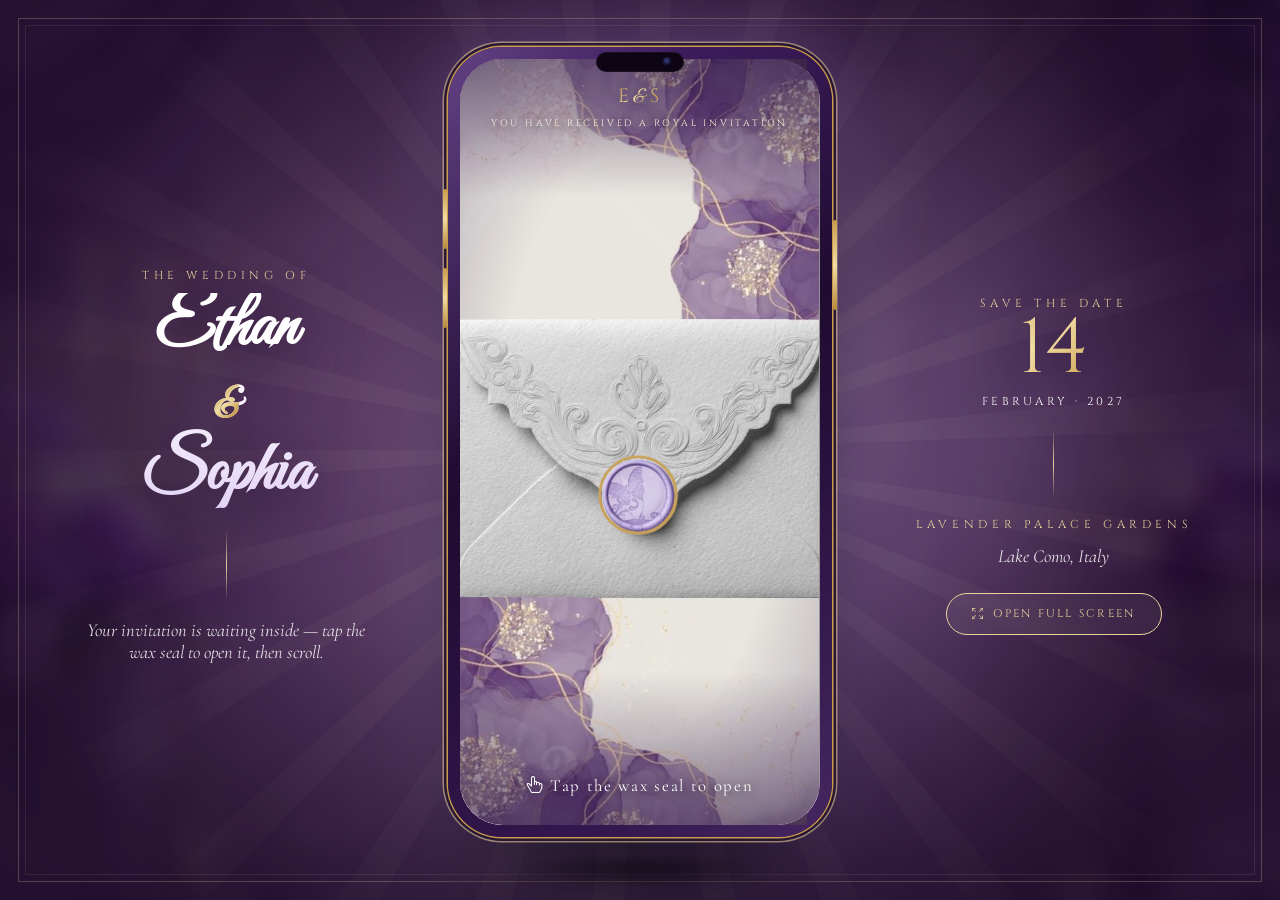
<file: templates/index.html>
<!DOCTYPE html>
<html lang="en">
<head>
  <meta charset="UTF-8">
  <meta name="viewport" content="width=device-width, initial-scale=1.0">
  <title>Ethan & Sophia | Wedding Invitation</title>
  <meta name="description" content="You are cordially invited to celebrate the wedding of Ethan & Sophia.">
  <script>
    // Phones & small tablets open the invitation itself, full screen.
    if (window.matchMedia("(max-width: 640px)").matches) location.replace("invite.html");
  </script>
  <link rel="preconnect" href="https://fonts.googleapis.com">
  <link rel="preconnect" href="https://fonts.gstatic.com" crossorigin>
  <link href="https://fonts.googleapis.com/css2?family=Great+Vibes&family=Cinzel:wght@400;500&family=Cormorant+Garamond:ital,wght@0,300;0,400;1,400&display=swap" rel="stylesheet">
  <link href="https://cdn.jsdelivr.net/npm/bootstrap-icons@1.11.3/font/bootstrap-icons.min.css" rel="stylesheet">
  <style>
    :root {
      --plum-900: #1e0c2e; --plum-700: #3d1b5a; --lilac: #dccbef;
      --gold-light: #ead39b;
      --gold-grad: linear-gradient(135deg, #b8893c 0%, #f1dca2 45%, #c99c4c 70%, #f5e3b5 100%);
      --phone-h: min(860px, calc(100vh - 110px));
      --phone-w: min(420px, calc(var(--phone-h) * .485));
    }
    * { box-sizing: border-box; }
    html, body { height: 100%; margin: 0; }
    body {
      font-family: "Cormorant Garamond", Georgia, serif; color: #fff;
      background: var(--plum-900); overflow: hidden;
      display: grid; place-items: center;
    }

    /* ---------- stage background ---------- */
    .stage-bg {
      position: fixed; inset: -40px;
      background: url("images/floral-stage.jpg") center / cover no-repeat;
      filter: blur(14px) saturate(1.2) brightness(.75);
      animation: drift 30s ease-in-out infinite alternate;
    }
    .stage-bg::after {
      content: ""; position: absolute; inset: 0;
      background:
        radial-gradient(ellipse at 50% 50%, rgba(123, 79, 166, .25), rgba(30, 12, 46, .85) 75%);
    }
    @keyframes drift { from { transform: scale(1.05); } to { transform: scale(1.18) translateX(-2%); } }
    .rays {
      position: fixed; left: 50%; top: 50%; width: 180vmax; height: 180vmax; pointer-events: none;
      transform: translate(-50%, -50%);
      background: repeating-conic-gradient(rgba(255, 236, 200, .07) 0deg 4deg, transparent 4deg 14deg);
      -webkit-mask: radial-gradient(circle, #000 0%, transparent 45%); mask: radial-gradient(circle, #000 0%, transparent 45%);
      animation: spin 120s linear infinite;
    }
    @keyframes spin { to { transform: translate(-50%, -50%) rotate(360deg); } }
    .sparks span {
      position: fixed; width: 3px; height: 3px; border-radius: 50%; background: #fff3cf;
      box-shadow: 0 0 8px 2px rgba(241, 220, 162, .8); opacity: 0;
      animation: tw var(--d) ease-in-out var(--l) infinite;
    }
    @keyframes tw { 0%, 100% { opacity: 0; transform: scale(.3); } 50% { opacity: 1; transform: scale(1); } }
    .frame {
      position: fixed; inset: 18px; border: 1px solid rgba(234, 211, 155, .25); pointer-events: none;
    }
    .frame::before { content: ""; position: absolute; inset: 6px; border: 1px solid rgba(234, 211, 155, .1); }

    /* ---------- layout ---------- */
    .stage {
      position: relative; z-index: 2; width: 100%; max-width: 1400px; padding: 0 60px;
      display: grid; grid-template-columns: 1fr auto 1fr; align-items: center; gap: 56px;
    }
    .side { text-align: center; animation: rise 1.4s .3s both cubic-bezier(.22, 1, .36, 1); }
    .side.right { animation-delay: .5s; }
    @keyframes rise { from { opacity: 0; transform: translateY(40px); } to { opacity: 1; transform: none; } }
    .caps { font-family: "Cinzel", serif; font-size: .72rem; letter-spacing: .4em; text-transform: uppercase; color: var(--gold-light); }
    .names {
      font-family: "Great Vibes", cursive; font-size: clamp(3rem, 5.4vw, 5.6rem); line-height: 1.05; margin: .6rem 0;
      background: linear-gradient(180deg, #fff 30%, #e3d3f7); -webkit-background-clip: text; background-clip: text; color: transparent;
      filter: drop-shadow(0 10px 30px rgba(20, 6, 35, .6));
    }
    .names i { font-style: normal; font-size: .6em; background: var(--gold-grad); -webkit-background-clip: text; background-clip: text; color: transparent; }
    .rule { width: 1px; height: 70px; margin: 1.2rem auto; background: linear-gradient(transparent, var(--gold-light), transparent); }
    .date {
      font-family: "Cinzel", serif; font-size: clamp(3.5rem, 6vw, 6rem); line-height: 1;
      background: var(--gold-grad); -webkit-background-clip: text; background-clip: text; color: transparent;
      filter: drop-shadow(0 8px 20px rgba(20, 6, 35, .5));
    }
    .lead { font-style: italic; font-size: 1.15rem; opacity: .85; max-width: 300px; margin: .8rem auto 0; }
    .open-btn {
      display: inline-flex; align-items: center; gap: .5rem; margin-top: 1.6rem; padding: .8rem 1.6rem;
      border-radius: 50px; border: 1px solid var(--gold-light); color: var(--gold-light); text-decoration: none;
      font-family: "Cinzel", serif; font-size: .7rem; letter-spacing: .2em; text-transform: uppercase;
      background: rgba(255, 255, 255, .06); backdrop-filter: blur(8px); transition: all .4s;
    }
    .open-btn:hover { background: var(--gold-grad); color: var(--plum-900); }

    /* ---------- the phone ---------- */
    .phone-wrap { perspective: 1600px; animation: rise 1.6s both cubic-bezier(.22, 1, .36, 1); }
    .phone {
      position: relative; width: var(--phone-w); height: var(--phone-h);
      padding: 12px; border-radius: 54px;
      background: linear-gradient(150deg, #4a2370, #1f0c30 45%, #3b1a58);
      box-shadow:
        0 0 0 1.5px #c99c4c, 0 0 0 4px rgba(30, 12, 46, .9), 0 0 0 5.5px rgba(234, 211, 155, .55),
        0 60px 120px -30px rgba(0, 0, 0, .8), 0 0 90px rgba(155, 111, 208, .35);
      transform: rotateY(var(--ry, 0deg)) rotateX(var(--rx, 0deg));
      transition: transform .6s cubic-bezier(.22, 1, .36, 1);
      animation: float 7s ease-in-out infinite;
    }
    @keyframes float { 0%, 100% { translate: 0 0; } 50% { translate: 0 -10px; } }
    .phone::before { /* glass glare */
      content: ""; position: absolute; inset: 0; border-radius: inherit; pointer-events: none; z-index: 3;
      background: linear-gradient(120deg, rgba(255, 255, 255, .14), transparent 30%, transparent 70%, rgba(255, 255, 255, .06));
    }
    .btn-side { position: absolute; width: 4px; border-radius: 2px; background: linear-gradient(#c99c4c, #f1dca2, #b8893c); }
    .btn-side.a { left: -5px; top: 18%; height: 60px; }
    .btn-side.b { left: -5px; top: 28%; height: 60px; }
    .btn-side.c { right: -5px; top: 22%; height: 90px; }
    .screen {
      position: relative; width: 100%; height: 100%; border-radius: 43px; overflow: hidden;
      background: #f7f0fd; box-shadow: inset 0 0 0 1px rgba(0, 0, 0, .4);
    }
    .screen iframe { width: 100%; height: 100%; border: 0; display: block; }
    .island {
      position: absolute; top: 5px; left: 50%; transform: translateX(-50%); z-index: 4;
      width: 88px; height: 20px; border-radius: 20px; background: #0d0414; pointer-events: none;
      box-shadow: inset 0 0 0 1px rgba(255, 255, 255, .05);
    }
    .island::after { content: ""; position: absolute; right: 12px; top: 5px; width: 9px; height: 9px; border-radius: 50%; background: radial-gradient(circle at 40% 40%, #3b3f8a, #0d0414 70%); }
    .phone-shadow { width: 70%; height: 30px; margin: 18px auto 0; border-radius: 50%; background: radial-gradient(ellipse, rgba(0, 0, 0, .55), transparent 70%); filter: blur(6px); }

    @media (max-width: 1100px) {
      .stage { grid-template-columns: 1fr; padding: 0; }
      .side { display: none; }
    }

    /* Phones / narrow windows: no phone mock-up — the invitation fills the whole screen */
    @media (max-width: 640px), (max-height: 520px) {
      body { display: block; background: #f7f0fd; }
      .stage-bg, .rays, .sparks, .frame, .side, .island, .btn-side, .phone-shadow { display: none; }
      .stage { display: block; max-width: none; padding: 0; }
      .phone-wrap { perspective: none; animation: none; }
      .phone {
        width: 100vw; height: 100vh; height: 100dvh;
        padding: 0; border-radius: 0; box-shadow: none; background: none;
        transform: none !important; animation: none;
      }
      .phone::before { display: none; }
      .screen { border-radius: 0; box-shadow: none; }
    }
  </style>
</head>
<body>
  <div class="stage-bg"></div>
  <div class="rays"></div>
  <div class="sparks" id="sparks"></div>
  <div class="frame"></div>

  <main class="stage">
    <section class="side left">
      <div class="caps">The wedding of</div>
      <h1 class="names">Ethan<br><i>&amp;</i><br>Sophia</h1>
      <div class="rule"></div>
      <p class="lead">Your invitation is waiting inside &mdash; tap the wax seal to open it, then scroll.</p>
    </section>

    <div class="phone-wrap">
      <div class="phone" id="phone">
        <span class="btn-side a"></span><span class="btn-side b"></span><span class="btn-side c"></span>
        <div class="island"></div>
        <div class="screen">
          <iframe src="invite.html" title="Ethan & Sophia wedding invitation" allow="autoplay"></iframe>
        </div>
      </div>
      <div class="phone-shadow"></div>
    </div>

    <section class="side right">
      <div class="caps">Save the date</div>
      <div class="date">14</div>
      <div class="caps" style="color:#fff;letter-spacing:.3em;margin-top:.4rem">February &middot; 2027</div>
      <div class="rule"></div>
      <div class="caps">Lavender Palace Gardens</div>
      <p class="lead">Lake Como, Italy</p>
      <a class="open-btn" href="invite.html"><i class="bi bi-arrows-fullscreen"></i> Open full screen</a>
    </section>
  </main>

  <script>
    // twinkling sparks
    const host = document.getElementById("sparks");
    for (let i = 0; i < 50; i++) {
      const s = document.createElement("span");
      s.style.left = Math.random() * 100 + "vw";
      s.style.top = Math.random() * 100 + "vh";
      s.style.setProperty("--d", 2.5 + Math.random() * 4 + "s");
      s.style.setProperty("--l", Math.random() * 5 + "s");
      host.appendChild(s);
    }
    // the phone leans gently toward the mouse (outside the screen)
    const phone = document.getElementById("phone");
    if (!window.matchMedia("(prefers-reduced-motion: reduce)").matches) {
      document.addEventListener("mousemove", (e) => {
        const x = e.clientX / innerWidth - 0.5, y = e.clientY / innerHeight - 0.5;
        phone.style.setProperty("--ry", x * 10 + "deg");
        phone.style.setProperty("--rx", -y * 6 + "deg");
      });
    }
  </script>
</body>
</html>
</file>
